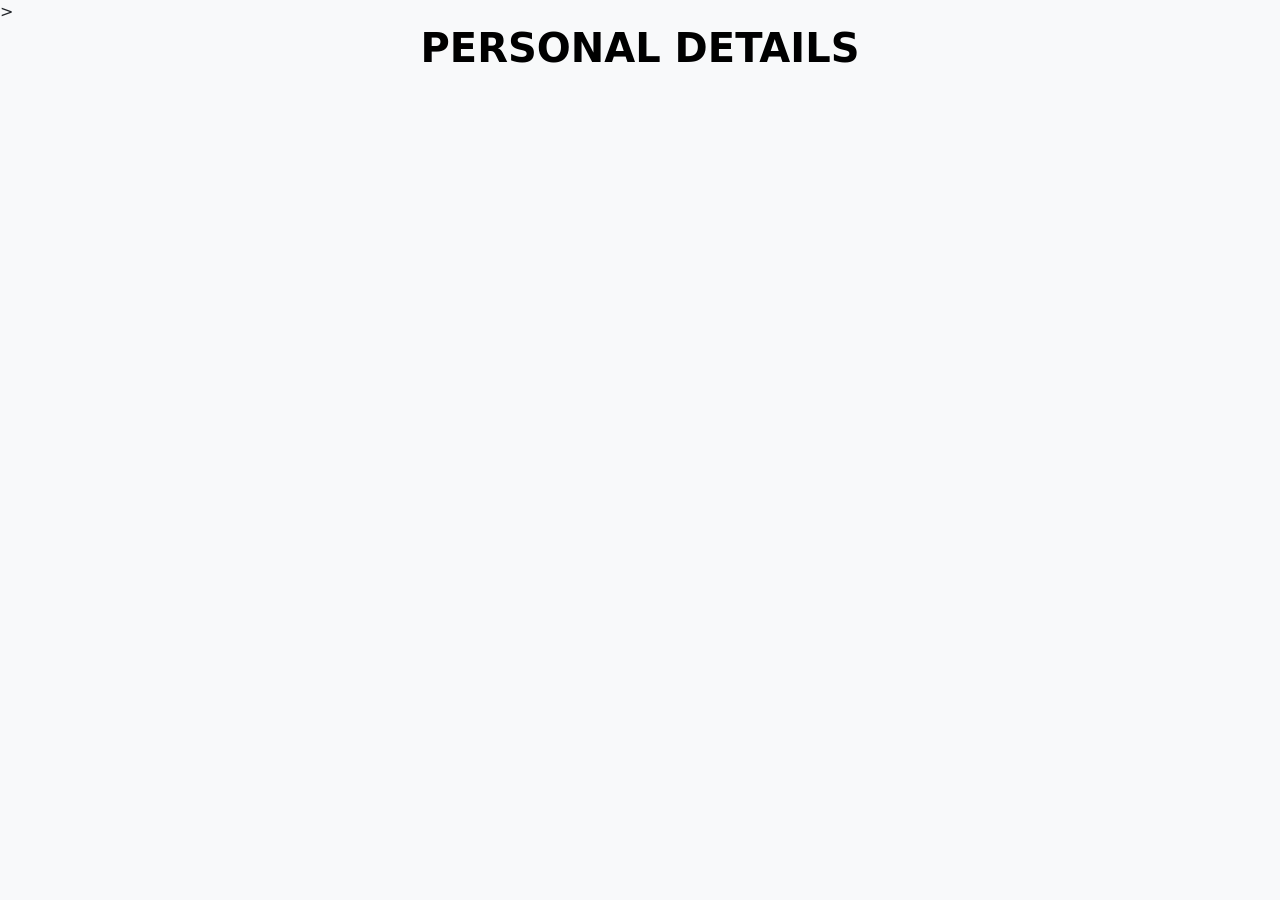
<file: DAY-6/index.html>
<!DOCTYPE html>
<html lang="en">
<head>
    <meta charset="UTF-8">
    <meta name="viewport" content="width=device-width, initial-scale=1.0">
    <title>Users API</title>

    <link href="https://cdn.jsdelivr.net/npm/bootstrap@5.3.7/dist/css/bootstrap.min.css" rel="stylesheet">>

    <script src="https://code.jquery.com/jquery-3.7.1.min.js"></script>
</head>

<body class="bg-light">
    <h1 style="text-align: center; color:black; font-weight: bolder; font-size: 40px;">PERSONAL DETAILS</h1>

<div class="container mt-5">
    <div class="row row-cols-5 g-3" id="container"></div>
</div>

<script>

fetch("https://jsonplaceholder.typicode.com/users")
.then(response => response.json())
.then(data => {

    let html = "";

    for(let i = 0; i < data.length; i++){

        html += `
        <div class="col">

            <div class="card shadow" style="min-height:450px; padding:15px;">

                <div class="card-body text-center">

                    <img src="https://i.pravatar.cc/150?img=${data[i].id}"
                         class="rounded-circle mb-3" width="150px" height="150px" alt="User Avatar">

                    <h4>${data[i].name}</h4>

                    <button class="btn btn-primary btn-sm mt-2 show-btn">
                        Show Details
                    </button>

                    <div class="details mt-3" style="display:none;">

                        <p><strong>ID:</strong> ${data[i].id}</p>

                        <p><strong>Username:</strong> ${data[i].username}</p>

                        <p><strong>Email:</strong> ${data[i].email}</p>

                        <p><strong>Phone:</strong> ${data[i].phone}</p>

                        <p><strong>Website:</strong> ${data[i].website}</p>

                        <p><strong>Company:</strong> ${data[i].company.name}</p>

                        <p><strong>City:</strong> ${data[i].address.city}</p>

                    </div>

                </div>

            </div>

        </div>
        `;
    }

    $("#container").html(html);

    $(".show-btn").click(function(){

        $(this).next(".details").slideToggle();

    });

})
.catch(error => console.error(error));

</script>

</body>
</html>
</file>
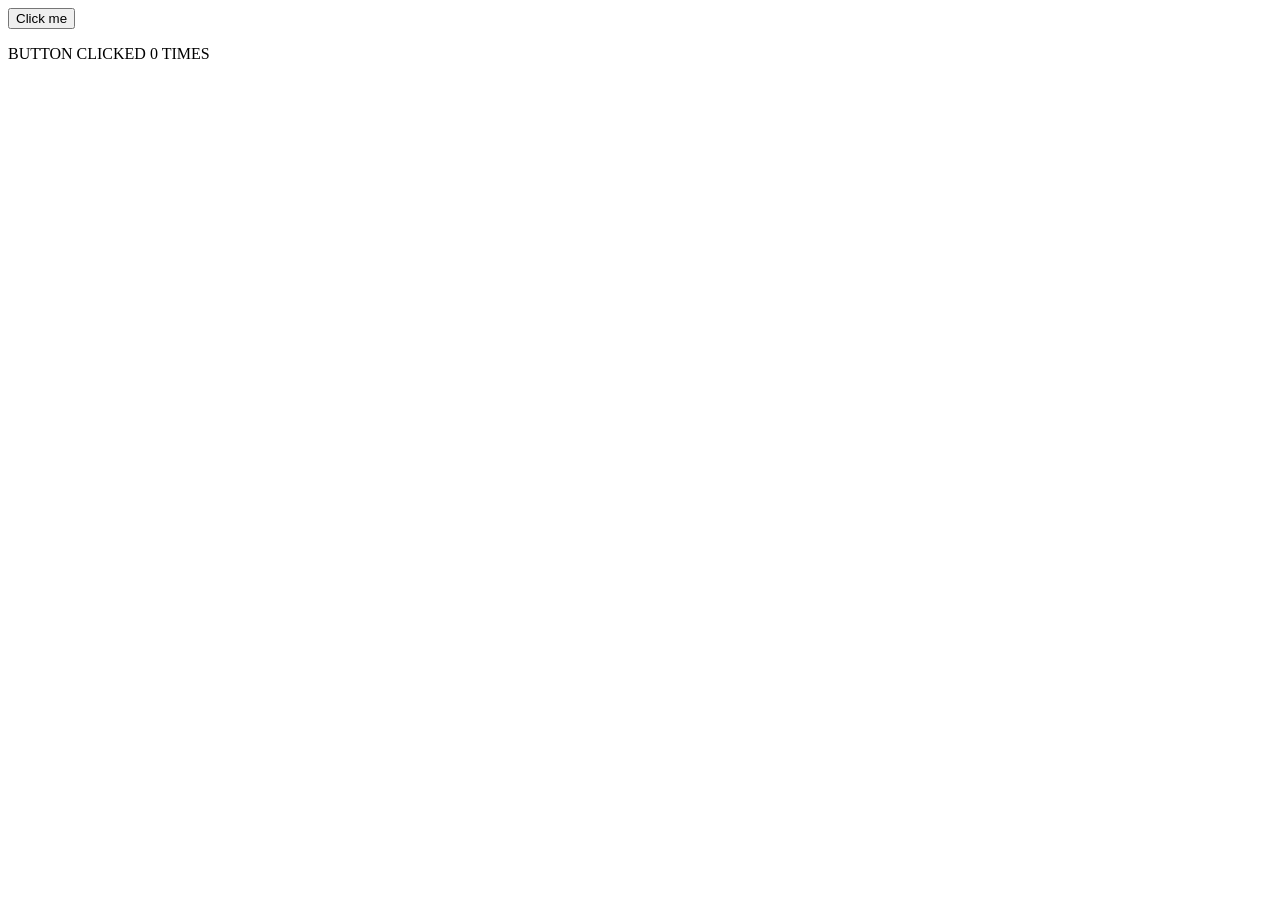
<file: DAY-7/index.html>
<!DOCTYPE html>
<html lang="en">
<head>
    <meta charset="UTF-8">
    <meta name="viewport" content="width=device-width, initial-scale=1.0">
    <title>Document</title>
</head>
<body>
    <button id="myBtn" >Click me</button>
    <p id="display" > BUTTON CLICKED 0 TIMES</p>
    <script>
        const btn = document.querySelector("#myBtn");
        btn.addEventListener("click", clickCount);
        function clickCount() {
            let count = parseInt(btn.dataset.count || 0);
            count++;
            btn.dataset.count = count;
            document.querySelector("#display").textContent = `Button clicked ${count} times`;
        }
    </script>
</body>
</html>
</file>
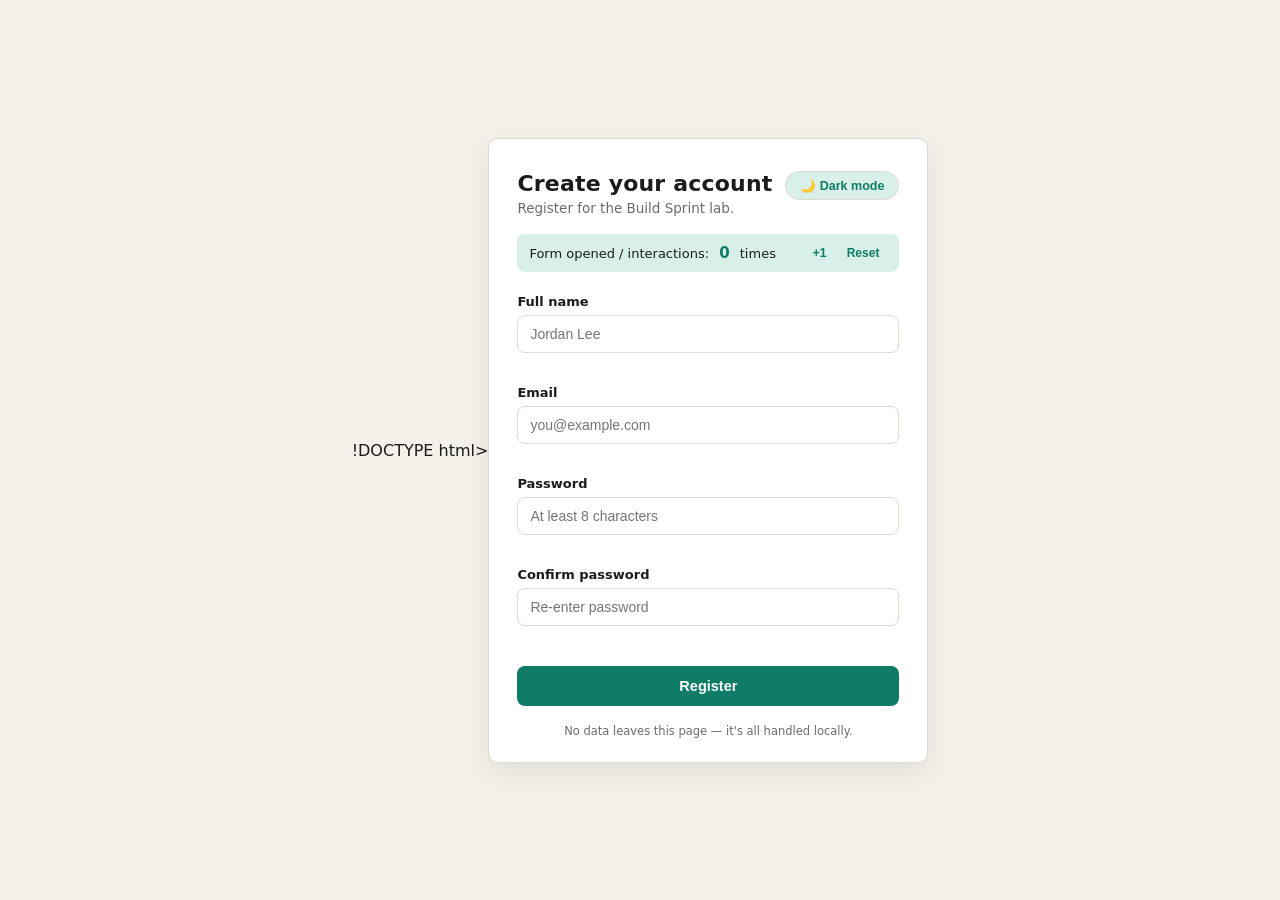
<file: 25ESKCA196/DAY-4/index.html>
!DOCTYPE html>
<html lang="en">
<head>
<meta charset="UTF-8">
<title>Build Sprint — Register</title>
<link rel="stylesheet" href="style1.css">
</head>
<body data-theme="light">

<div class="card">
  <div class="top-row">
    <div>
      <h1>Create your account</h1>
      <p class="sub">Register for the Build Sprint lab.</p>
    </div>
    <button class="toggle-btn" id="themeToggle" type="button">🌙 Dark mode</button>
  </div>

  <div class="counter-bar">
    <span>Form opened / interactions: <span id="countVal">0</span> times</span>
    <div class="counter-actions">
      <button type="button" id="countBtn">+1</button>
      <button type="button" id="resetBtn">Reset</button>
    </div>
  </div>

  <form id="regForm" novalidate>
    <label for="name">Full name</label>
    <input type="text" id="name" placeholder="Jordan Lee">
    <div class="error-msg" id="nameError"></div>

    <label for="email">Email</label>
    <input type="text" id="email" placeholder="you@example.com">
    <div class="error-msg" id="emailError"></div>

    <label for="password">Password</label>
    <input type="password" id="password" placeholder="At least 8 characters">
    <div class="error-msg" id="passwordError"></div>

    <label for="confirm">Confirm password</label>
    <input type="password" id="confirm" placeholder="Re-enter password">
    <div class="error-msg" id="confirmError"></div>

    <button type="submit" class="submit-btn">Register</button>
    <div class="success-banner" id="successBanner">✅ Registration successful — welcome aboard!</div>
  </form>

  <footer class="note">No data leaves this page — it's all handled locally.</footer>
</div>

<script src="script.js"></script>

</body>
</html>
</file>
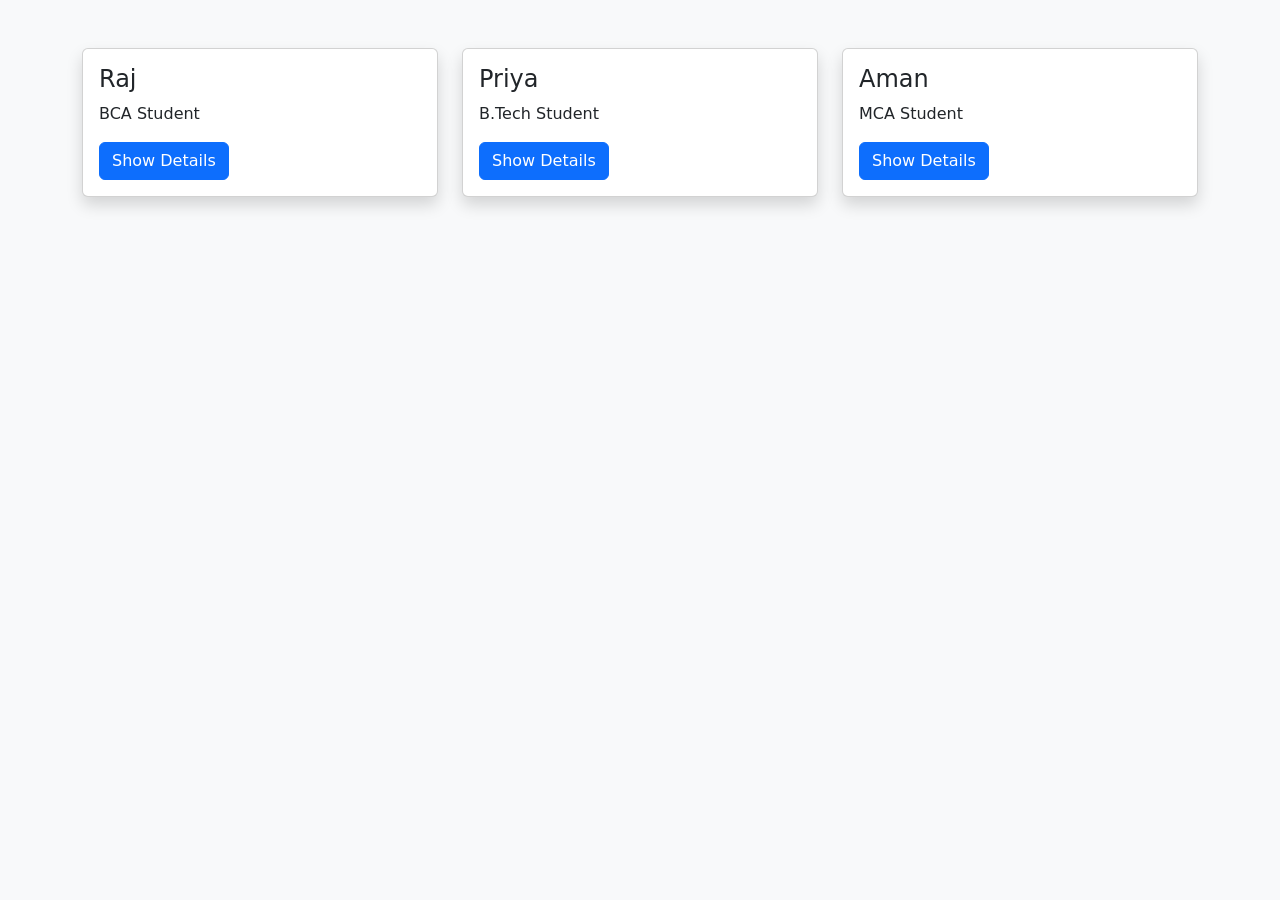
<file: 25ESKCA196/DAY-5/index.html>
<!DOCTYPE html>
<html lang="en">
<head>
    <meta charset="UTF-8">
    <meta name="viewport" content="width=device-width, initial-scale=1.0">
    <title>Student Cards</title>

    <link href="https://cdn.jsdelivr.net/npm/bootstrap@5.3.3/dist/css/bootstrap.min.css" rel="stylesheet">
</head>
<body class="bg-light">

<div class="container py-5">

    <div class="row g-4">

        <!-- Student 1 -->
        <div class="col-md-4">
            <div class="card shadow">
                <div class="card-body">
                    <h4>Raj</h4>
                    <p>BCA Student</p>

                    <button class="btn btn-primary toggle-btn">
                        Show Details
                    </button>

                    <div class="details mt-3" style="display:none;">
                        <hr>
                        <p><strong>Age:</strong> 20</p>
                        <p><strong>Email:</strong> raj@gmail.com</p>
                        <p><strong>Phone:</strong> 9876543210</p>
                        <p><strong>Address:</strong> Jaipur</p>
                    </div>

                </div>
            </div>
        </div>

        <!-- Student 2 -->
        <div class="col-md-4">
            <div class="card shadow">
                <div class="card-body">
                    <h4>Priya</h4>
                    <p>B.Tech Student</p>

                    <button class="btn btn-primary toggle-btn">
                        Show Details
                    </button>

                    <div class="details mt-3" style="display:none;">
                        <hr>
                        <p><strong>Age:</strong> 21</p>
                        <p><strong>Email:</strong> priya@gmail.com</p>
                        <p><strong>Phone:</strong> 9999999999</p>
                        <p><strong>Address:</strong> Delhi</p>
                    </div>

                </div>
            </div>
        </div>

        <!-- Student 3 -->
        <div class="col-md-4">
            <div class="card shadow">
                <div class="card-body">
                    <h4>Aman</h4>
                    <p>MCA Student</p>

                    <button class="btn btn-primary toggle-btn">
                        Show Details
                    </button>

                    <div class="details mt-3" style="display:none;">
                        <hr>
                        <p><strong>Age:</strong> 22</p>
                        <p><strong>Email:</strong> aman@gmail.com</p>
                        <p><strong>Phone:</strong> 8888888888</p>
                        <p><strong>Address:</strong> Mumbai</p>
                    </div>

                </div>
            </div>
        </div>

    </div>

</div>

<script src="script.js"></script>

</body>
</html>
</file>
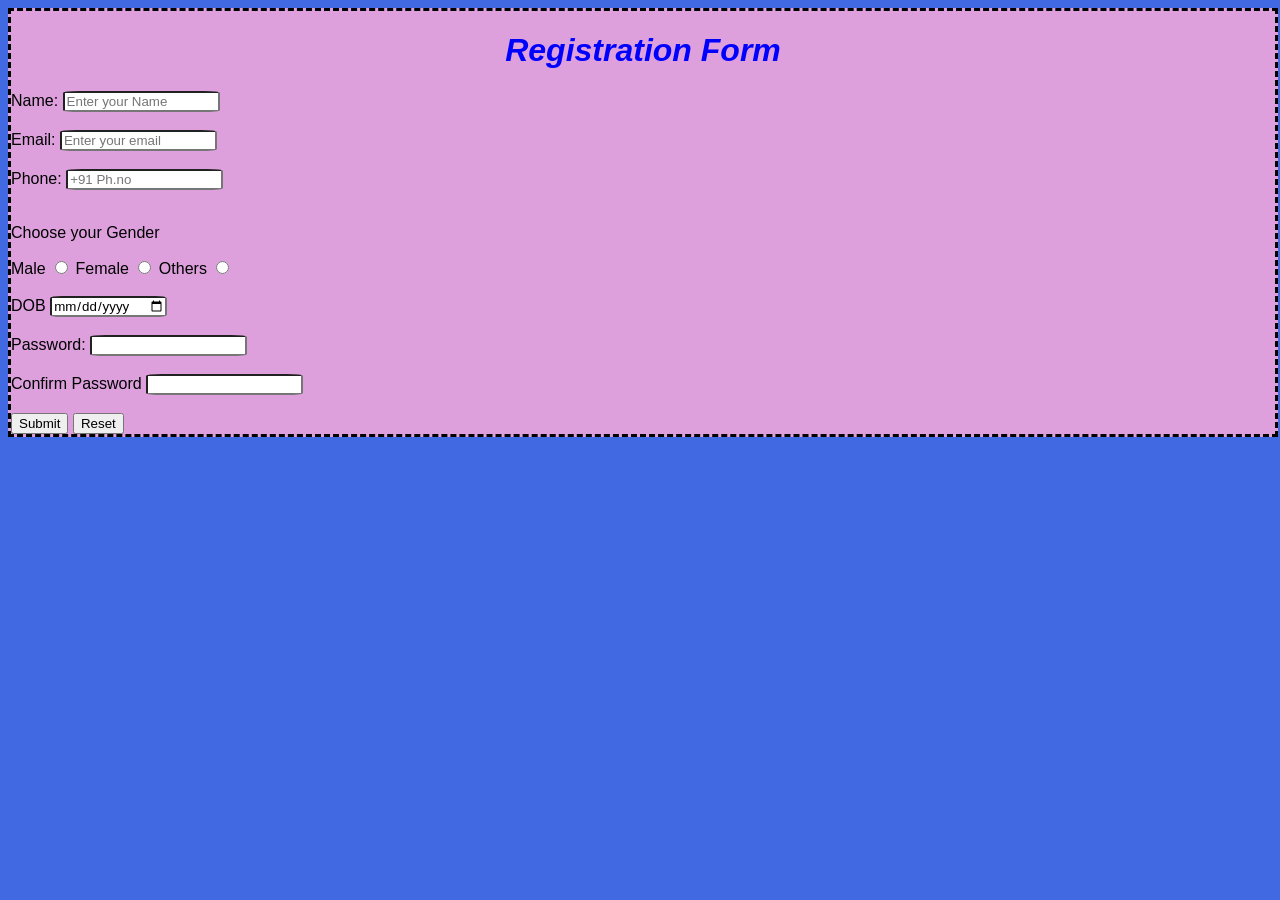
<file: DAY-2/registrationform.html>
<!DOCTYPE html>
<html lang="en">

<head>
    <meta charset="UTF-8">
    <meta name="viewport" content="width=device-width, initial-scale=1.0">
    <title>Registration form</title>
    <link rel="stylesheet" href="style.css">

</head>

<body>
    <div id="divForm">
    <center>
        <h1 >Registration Form</h1>
    </center>


    <form action="">
        <label for="textName">Name:</label>
        <input type="text" id="textName" required placeholder="Enter your Name">
        <br><br>
        <label for="email">Email:</label>
        <input type="email" id="email" placeholder="Enter your email">
        <br><br>
        <label for="tel">Phone:</label>
        <input type="tel" id="email" placeholder="+91 Ph.no">
        <br><br>
        <p>Choose your Gender</p>
        <label for="">Male</label>
        <input type="radio">
        <label for="">Female</label>
        <input type="radio">
        <label for="">Others</label>
        <input type="radio">
        <br><br>
        <label for="dob">DOB</label>
        <input type="date">
        <br><br>
        <label for="password">Password:</label>
        <input type="password" id="password">
        <br><br>
        <label for="password">Confirm Password</label>
        <input type="password" id="Confirm Password">

        <br><br>
        <button type="Submit">Submit</button>
        <button type="Reset">Reset</button>
        



    </form>

    </div>


</body>

</html>
</file>
<file: 25ESKCA196/DAY-4/style1.css>
:root{
    --bg:#f4f1ea;
    --surface:#ffffff;
    --ink:#1b1b1d;
    --muted:#6b6b6b;
    --accent:#0e7c66;
    --accent-soft:#d9efe9;
    --error:#c0392b;
    --border:#dedad0;
    --radius:10px;
    --shadow:0 10px 30px rgba(0,0,0,0.08);
  }
  [data-theme="dark"]{
    --bg:#0f1410;
    --surface:#171d18;
    --ink:#eef1ec;
    --muted:#9aa39b;
    --accent:#3fd9b0;
    --accent-soft:#173329;
    --error:#ff7a6b;
    --border:#2a332b;
    --shadow:0 10px 30px rgba(0,0,0,0.5);
  }
  *{box-sizing:border-box;}
  body{
    margin:0;
    min-height:100vh;
    display:flex;
    align-items:center;
    justify-content:center;
    background:var(--bg);
    color:var(--ink);
    font-family:'Segoe UI',system-ui,-apple-system,sans-serif;
    transition:background .3s ease,color .3s ease;
    padding:32px 16px;
  }
  .card{
    width:100%;
    max-width:440px;
    background:var(--surface);
    border:1px solid var(--border);
    border-radius:var(--radius);
    box-shadow:var(--shadow);
    padding:32px 28px 24px;
    transition:background .3s ease,border-color .3s ease;
  }
  .top-row{
    display:flex;
    justify-content:space-between;
    align-items:flex-start;
    margin-bottom:18px;
  }
  h1{
    font-size:22px;
    margin:0 0 4px;
    letter-spacing:.2px;
  }
  .sub{
    color:var(--muted);
    font-size:13.5px;
    margin:0;
  }
  .toggle-btn{
    border:1px solid var(--border);
    background:var(--accent-soft);
    color:var(--accent);
    border-radius:999px;
    padding:6px 14px;
    font-size:12.5px;
    font-weight:600;
    cursor:pointer;
    white-space:nowrap;
    transition:transform .15s ease,background .3s ease;
  }
  .toggle-btn:hover{transform:translateY(-1px);}
  .toggle-btn:active{transform:translateY(0);}

  .counter-bar{
    display:flex;
    align-items:center;
    justify-content:space-between;
    background:var(--accent-soft);
    border-radius:8px;
    padding:8px 12px;
    margin-bottom:22px;
    font-size:13px;
  }
  .counter-bar span#countVal{
    font-weight:700;
    color:var(--accent);
    font-size:15px;
    margin:0 6px;
  }
  .counter-actions button{
    border:none;
    background:transparent;
    color:var(--accent);
    font-weight:600;
    font-size:12px;
    cursor:pointer;
    padding:4px 8px;
    border-radius:6px;
  }
  .counter-actions button:hover{background:rgba(0,0,0,0.06);}

  label{
    display:block;
    font-size:13px;
    font-weight:600;
    margin:14px 0 6px;
  }
  input{
    width:100%;
    padding:10px 12px;
    border-radius:8px;
    border:1px solid var(--border);
    background:transparent;
    color:var(--ink);
    font-size:14px;
    outline:none;
    transition:border-color .2s ease, box-shadow .2s ease;
  }
  input:focus{
    border-color:var(--accent);
    box-shadow:0 0 0 3px var(--accent-soft);
  }
  input.invalid{border-color:var(--error);}
  .error-msg{
    color:var(--error);
    font-size:12px;
    margin-top:4px;
    min-height:14px;
  }

  .submit-btn{
    width:100%;
    margin-top:22px;
    padding:12px;
    border:none;
    border-radius:8px;
    background:var(--accent);
    color:#fff;
    font-weight:700;
    font-size:14.5px;
    cursor:pointer;
    transition:filter .15s ease, transform .15s ease;
  }
  .submit-btn:hover{filter:brightness(1.07);}
  .submit-btn:active{transform:scale(.98);}

  .success-banner{
    display:none;
    margin-top:16px;
    background:var(--accent-soft);
    color:var(--accent);
    border-radius:8px;
    padding:10px 12px;
    font-size:13px;
    text-align:center;
    font-weight:600;
  }
  .success-banner.show{display:block;}

  footer.note{
    text-align:center;
    color:var(--muted);
    font-size:11.5px;
    margin-top:18px;
  }
</file>
<file: DAY-2/style.css>
*{
    font-family: 'Gill Sans', 'Gill Sans MT', Calibri, 'Trebuchet MS', sans-serif;
}
body{
    background-color: royalblue;
}
h1{
    color:blue;
    font-style: italic;
}
input{
    border-radius:10%;
}
#divForm{
    height:80%;
    width:100%;
    background-color:plum;
    border: 3px dashed black;
}
</file>
